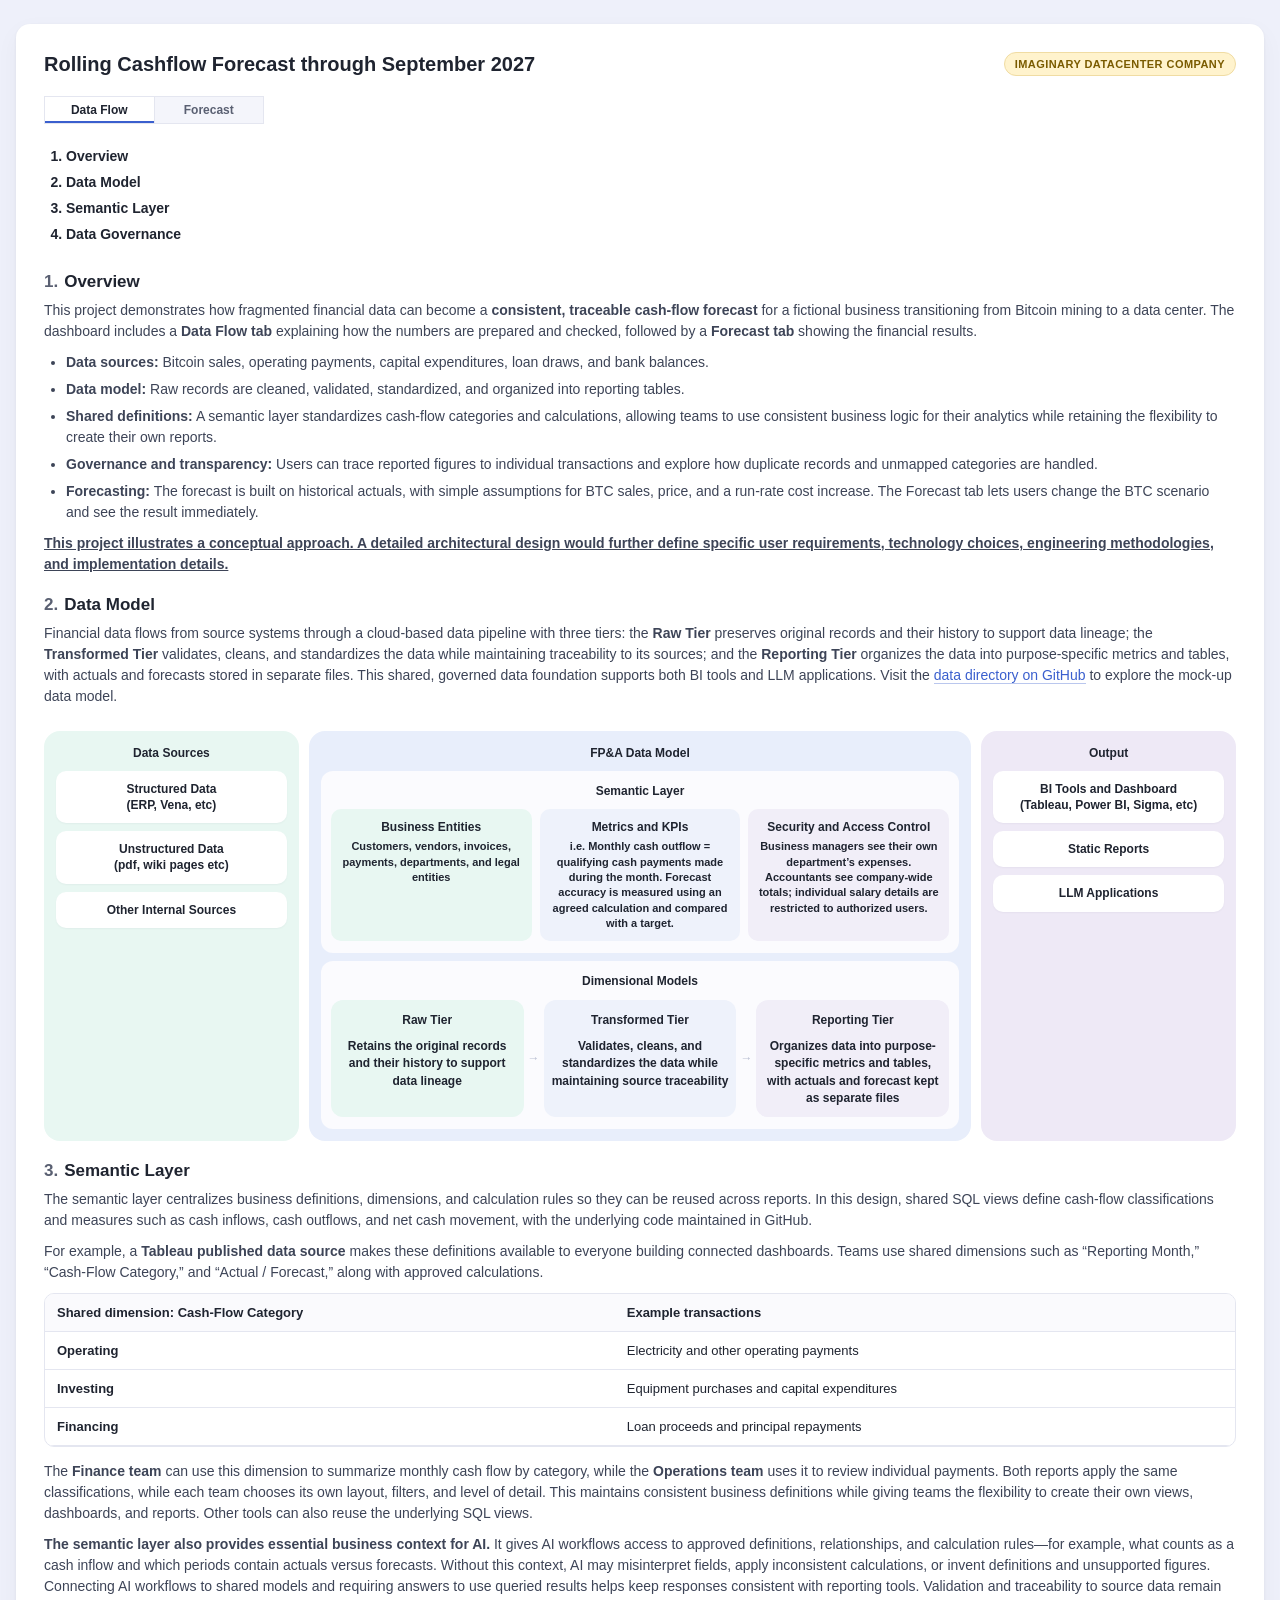
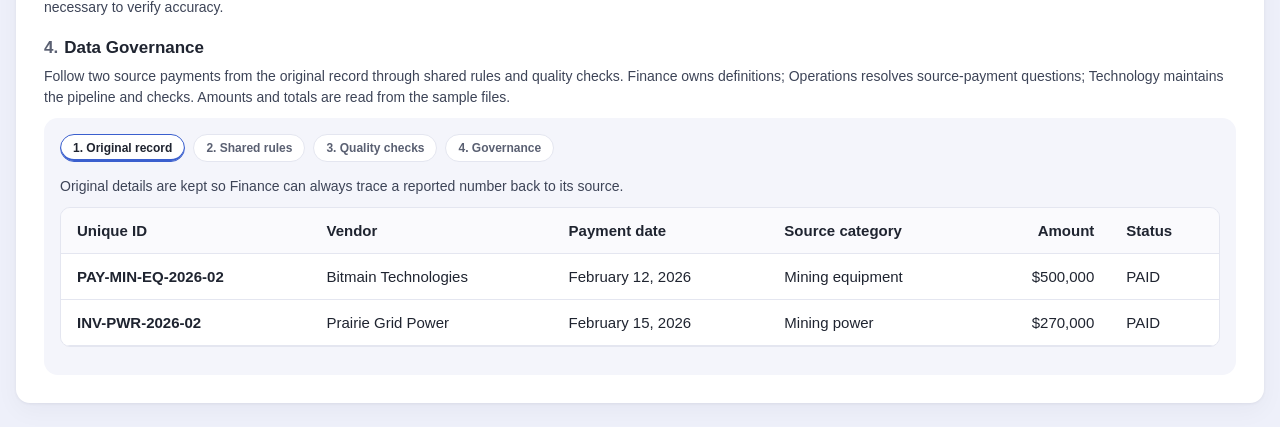
<file: cashflow-forecast.html>
<!DOCTYPE html>
<html lang="en">
<head>
<meta charset="UTF-8" />
<meta name="viewport" content="width=device-width, initial-scale=1.0" />
<title>Cash Flow Forecast (Illustrative)</title>
<style>
  :root {
    --bg: #eef0fa;
    --card-bg: #ffffff;
    --ink: #1f2430;
    --ink-soft: #5a6072;
    --border: #e4e6f0;
    --panel-bg: #f4f5fb;
    --blue-line: #3a5fce;
    --net-line: #6a5ab8;
    --cat-operating: #63c9ae;
    --cat-investing: #93b5ea;
    --cat-financing: #bda9e0;
    --red-ink: #b3283d;
    --pos-bg: #d8f3e1;
    --pos-ink: #1f7a45;
    --neg-bg: #f8d4d2;
    --neg-ink: #c13b3b;
    --radius: 14px;
  }

  * { box-sizing: border-box; }

  body {
    margin: 0;
    padding: 24px 16px;
    background: var(--bg);
    font-family: -apple-system, BlinkMacSystemFont, "Segoe UI", Roboto, Helvetica, Arial, sans-serif;
    color: var(--ink);
  }

  .page {
    max-width: 1440px;
    margin: 0 auto;
  }

  .dashboard-card {
    background: var(--card-bg);
    border-radius: var(--radius);
    padding: 28px;
    box-shadow: 0 1px 3px rgba(20, 24, 40, 0.06), 0 8px 24px rgba(20, 24, 40, 0.04);
  }

  header.dash-header {
    display: flex;
    flex-wrap: wrap;
    justify-content: space-between;
    align-items: center;
    gap: 12px;
    margin-bottom: 20px;
  }

  header.dash-header h1 {
    font-size: 20px;
    margin: 0;
    font-weight: 700;
  }

  .illustrative-badge {
    background: #fff3cd;
    color: #7a5b00;
    border: 1px solid #f0dca3;
    font-size: 11px;
    font-weight: 700;
    letter-spacing: 0.04em;
    text-transform: uppercase;
    padding: 5px 10px;
    border-radius: 999px;
    white-space: nowrap;
  }

  /* --- chart --- */
  .chart-section {
    margin-bottom: 12px;
  }

  .forecast-layout {
    display: flex;
    flex-direction: column;
    gap: 16px;
  }

  .mining-assumption {
    display: flex;
    width: 100%;
    margin: -10px 0 0 0;
    padding: 0;
    background: none;
  }

  .mining-fields {
    display: flex;
    flex-direction: column;
    align-items: flex-start;
    width: 100%;
    gap: 4px;
    padding: 8px 12px;
    background: var(--panel-bg);
    border-radius: 10px;
  }

  .mining-scenario {
    font-size: 13px;
    font-weight: 700;
    color: var(--ink);
  }

  .mining-controls {
    display: flex;
    flex-wrap: wrap;
    align-items: center;
    justify-content: flex-start;
    gap: 8px 12px;
  }

  .mining-assumption label {
    display: flex;
    flex-direction: row;
    align-items: center;
    gap: 6px;
    font-size: 13px;
    font-weight: 600;
    color: var(--ink);
  }

  .mining-assumption input {
    width: 110px;
    padding: 4px 8px;
    border: 1px solid var(--border);
    border-radius: 8px;
    font: inherit;
    font-size: 14px;
    font-weight: 400;
    color: var(--ink);
  }

  .chart-wrap {
    width: 100%;
    overflow-x: auto;
  }

  svg.chart-svg {
    width: 100%;
    height: auto;
    min-width: 560px;
    display: block;
  }

  .legend {
    display: flex;
    flex-wrap: wrap;
    gap: 18px;
    justify-content: center;
    margin-top: 2px;
    font-size: 12px;
    color: var(--ink-soft);
  }

  .legend .item { display: flex; align-items: center; gap: 6px; }

  .legend .swatch { width: 14px; height: 10px; border-radius: 2px; display: inline-block; }
  .legend .swatch.line { width: 18px; height: 0; border-top: 2px dashed var(--net-line); }

  /* --- table --- */
  .table-heading {
    display: flex;
    flex-wrap: wrap;
    align-items: baseline;
    gap: 4px 16px;
    margin: 0 0 8px 0;
  }

  .table-section h2 {
    font-size: 17px;
    margin: 0;
  }

  .table-wrap {
    overflow-x: auto;
    border: 1px solid var(--border);
    border-radius: 10px;
  }

  table.detail-table {
    border-collapse: collapse;
    width: 100%;
    min-width: 760px;
    font-size: 14px;
  }

  table.detail-table th, table.detail-table td {
    padding: 8.5px 14px;
    text-align: right;
    white-space: nowrap;
    border-bottom: 1px solid var(--border);
  }

  table.detail-table th:first-child, table.detail-table td:first-child {
    text-align: left;
    position: sticky;
    left: 0;
    background: #fff;
    font-weight: 600;
    color: var(--ink-soft);
  }

  table.detail-table thead th {
    background: #fafafd;
    font-weight: 700;
    color: var(--ink);
  }

  table.detail-table thead th:first-child { background: #fafafd; }

  table.detail-table thead th .fcst-mark {
    display: block;
    margin-top: 2px;
    font-size: 10px;
    font-weight: 600;
    color: var(--ink-soft);
  }

  table.detail-table thead th.th-forecast {
    background: #e8ebf4;
  }

  table.detail-table tbody tr:last-child td { border-bottom: none; }

  table.detail-table tr.row-parent td:first-child {
    cursor: pointer;
    user-select: none;
  }

  table.detail-table tr.row-parent:hover td:first-child { color: var(--ink); }

  table.detail-table td.cell-heat-neg {
    background: var(--neg-bg);
    color: var(--neg-ink);
  }

  table.detail-table td.cell-click {
    cursor: pointer;
    text-decoration: underline;
    text-decoration-style: dotted;
    text-underline-offset: 3px;
  }
  table.detail-table td.cell-click:hover { color: var(--blue-line); }

  .txn-tip {
    position: fixed;
    z-index: 30;
    background: #fff;
    border: 1px solid var(--border);
    border-radius: 10px;
    box-shadow: 0 8px 24px rgba(20, 24, 40, 0.12);
    padding: 10px 12px 8px;
    pointer-events: auto;
    max-width: min(720px, calc(100vw - 16px));
  }

  .txn-tip h3 {
    font-size: 13px;
    margin: 0 0 8px 0;
  }

  .txn-tip .txn-empty {
    margin: 0;
    font-size: 12px;
    color: var(--ink-soft);
  }

  .caret {
    display: inline-block;
    width: 10px;
    margin-right: 4px;
    color: var(--ink-soft);
    font-size: 10px;
  }

  table.detail-table tr.row-activity td {
    background: #f7f8fc;
    font-weight: 500;
    color: var(--ink-soft);
  }

  table.detail-table tr.row-activity td:first-child {
    background: #f7f8fc;
    padding-left: 28px;
    cursor: pointer;
    user-select: none;
    font-weight: 600;
  }

  table.detail-table tr.row-activity:hover td:first-child { color: var(--ink); }

  table.detail-table tr.row-sub td {
    background: #fbfbff;
    font-weight: 400;
    color: var(--ink-soft);
  }

  table.detail-table tr.row-sub td:first-child {
    background: #fbfbff;
    padding-left: 52px;
    font-weight: 500;
  }

  .cat-dot {
    display: inline-block;
    width: 8px;
    height: 8px;
    border-radius: 50%;
    margin-right: 6px;
    vertical-align: middle;
  }

  .load-error {
    color: var(--red-ink);
    font-size: 14px;
    margin: 0 0 16px 0;
  }

  .validate-status {
    font-size: 13px;
    margin: 0;
    color: var(--ink-soft);
  }

  .validate-status.is-fail { color: var(--red-ink); }

  .tabs {
    display: inline-flex;
    width: auto;
    min-width: 220px;
    gap: 0;
    margin-bottom: 20px;
    border: 1px solid var(--border);
    border-radius: 0;
    overflow: hidden;
    background: var(--panel-bg);
  }

  .tab {
    appearance: none;
    flex: 1 1 0;
    min-width: 0;
    border: none;
    border-right: 1px solid var(--border);
    background: var(--panel-bg);
    padding: 6px 12px;
    font-family: inherit;
    font-size: 12px;
    font-weight: 600;
    color: var(--ink-soft);
    cursor: pointer;
    text-align: center;
    white-space: nowrap;
  }

  .tab:last-child { border-right: none; }

  .tab:hover {
    color: var(--ink);
    background: #fff;
  }

  .tab[aria-selected="true"] {
    color: var(--ink);
    background: #fff;
    font-weight: 700;
    box-shadow: inset 0 -2px 0 var(--blue-line);
  }

  .tab:focus-visible {
    outline: 2px solid var(--blue-line);
    outline-offset: -2px;
  }

  .pipeline {
    position: relative;
    margin: 24px auto 16px auto;
    width: 100%;
    max-width: 1200px;
    font-family: inherit;
    font-size: 12px;
    font-weight: 600;
    color: var(--ink);
    line-height: 1.35;
  }
  .pipeline-sr {
    position: absolute;
    width: 1px;
    height: 1px;
    overflow: hidden;
    clip: rect(0, 0, 0, 0);
  }
  .pipe-board {
    display: grid;
    grid-template-columns: minmax(160px, 1fr) minmax(320px, 2.6fr) minmax(160px, 1fr);
    gap: 10px;
    align-items: stretch;
  }
  .pipe-panel {
    border-radius: 16px;
    padding: 14px 12px 12px;
    display: flex;
    flex-direction: column;
    min-width: 0;
  }
  .pipe-panel-src { background: #e8f7f2; }
  .pipe-panel-model { background: #e8eefb; }
  .pipe-panel-out { background: #eee9f6; }
  .pipe-panel-title,
  .pipe-box-title,
  .pipe-col h3 {
    margin: 0 0 10px 0;
    text-align: center;
    font-size: 12px;
    font-weight: 700;
    color: var(--ink);
    font-family: inherit;
  }
  .pipe-blurb {
    margin: 0;
    text-align: center;
    font-size: 12px;
    font-weight: 600;
    font-family: inherit;
    color: var(--ink);
    line-height: 1.45;
  }
  .pipe-stack {
    list-style: none;
    margin: 0;
    padding: 0;
    display: flex;
    flex-direction: column;
    gap: 8px;
    flex: 1;
  }
  .pipe-stack li {
    background: #ffffff;
    border-radius: 10px;
    padding: 10px 8px;
    text-align: center;
    font-size: 12px;
    font-weight: 600;
    font-family: inherit;
    color: var(--ink);
    line-height: 1.35;
    box-shadow: 0 1px 2px rgba(20, 24, 40, 0.04);
  }
  .pipe-model {
    flex: 1;
    display: flex;
    flex-direction: column;
    gap: 8px;
    min-width: 0;
  }
  .pipe-box {
    background: #fbfbfe;
    border-radius: 12px;
    padding: 12px 10px;
    min-width: 0;
  }
  .pipe-sem-row {
    list-style: none;
    margin: 10px 0 0 0;
    padding: 0;
    display: grid;
    grid-template-columns: repeat(3, 1fr);
    gap: 8px;
  }
  .pipe-sem-row li {
    border-radius: 10px;
    padding: 10px 8px;
    text-align: center;
    font-size: 12px;
    font-weight: 700;
    font-family: inherit;
    color: var(--ink);
    line-height: 1.35;
  }
  .pipe-sem-row li:nth-child(1) { background: #e8f7f2; }
  .pipe-sem-row li:nth-child(2) { background: #eef2fb; }
  .pipe-sem-row li:nth-child(3) { background: #f1eef8; }
  .pipe-sem-row li span {
    display: block;
    margin-top: 4px;
    font-size: 11px;
    font-weight: 600;
    line-height: 1.4;
  }
  .pipe-inner {
    flex: 1;
    background: #fbfbfe;
    border-radius: 12px;
    padding: 10px;
    display: grid;
    grid-template-columns: 1fr auto 1fr auto 1fr;
    gap: 0;
    align-items: stretch;
    min-width: 0;
  }
  .pipe-box .pipe-inner {
    flex: none;
    background: transparent;
    padding: 0;
    margin-top: 10px;
  }
  .pipe-col {
    min-width: 0;
    height: 100%;
    border-radius: 12px;
    padding: 12px 8px 10px;
  }
  .pipe-col-raw { background: #e8f7f2; }
  .pipe-col-xf { background: #eef2fb; }
  .pipe-col-rpt { background: #f1eef8; }
  .pipe-h-arrow {
    display: flex;
    align-items: center;
    justify-content: center;
    color: #b7bdd0;
    font-size: 12px;
    font-weight: 600;
    padding: 0 4px;
  }
  @media (max-width: 720px) {
    .pipe-board { grid-template-columns: 1fr; }
    .pipe-inner { grid-template-columns: 1fr; }
    .pipe-sem-row { grid-template-columns: 1fr; }
    .pipe-h-arrow { transform: rotate(90deg); padding: 6px 0; }
  }
  .process-lead {
    font-size: 14px;
    color: #3d4457;
    margin: 0 0 10px 0;
    line-height: 1.5;
  }

  .process-lead:last-child { margin-bottom: 0; }

  .process-underline { text-decoration: underline; }

  .process-points {
    margin: 0 0 10px 0;
    padding-left: 22px;
    font-size: 14px;
    color: #3d4457;
    line-height: 1.5;
  }

  .process-points li { margin: 0 0 6px 0; }
  .process-points li:last-child { margin-bottom: 0; }

  .process-lead a {
    color: var(--blue-line);
    text-decoration: none;
    border-bottom: 1px solid rgba(58, 95, 206, 0.35);
  }

  .process-lead a:hover { border-bottom-color: var(--blue-line); }

  .process-section h2 {
    font-size: 17px;
    margin: 20px 0 8px 0;
  }

  .process-section:first-child h2 { margin-top: 8px; }

  .process-outline {
    margin: 0 0 24px 0;
    padding-left: 22px;
    font-size: 14px;
    font-weight: 600;
    line-height: 1.85;
    color: var(--ink);
  }

  .process-section h2 .sec-num {
    color: var(--ink-soft);
    font-weight: 600;
    margin-right: 6px;
  }

  table.process-map {
    border-collapse: collapse;
    width: 100%;
    min-width: 640px;
    font-size: 13px;
  }

  table.process-map th, table.process-map td {
    padding: 11px 12px;
    text-align: left;
    border-bottom: 1px solid var(--border);
    vertical-align: top;
  }

  table.process-map thead th {
    background: #fafafd;
    font-weight: 700;
  }

  table.process-map td:first-child { font-weight: 600; white-space: nowrap; }

  table.source-table {
    border-collapse: collapse;
    width: 100%;
    font-size: 12px;
  }
  table.source-table th, table.source-table td {
    padding: 8px 10px;
    text-align: left;
    border-bottom: 1px solid var(--border);
    white-space: nowrap;
    vertical-align: top;
  }
  table.source-table thead th {
    background: #fafafd;
    font-weight: 700;
  }
  table.source-table td.num,
  table.source-table th.num { text-align: right; font-variant-numeric: tabular-nums; }

  @media (max-width: 640px) {
    .dashboard-card { padding: 16px; }
    header.dash-header h1 { font-size: 17px; }
  }
</style>
<link rel="stylesheet" href="walkthrough.css" />
</head>
<body>
<div class="page">
  <div class="dashboard-card">

    <header class="dash-header">
      <h1>Rolling Cashflow Forecast through September 2027</h1>
      <span class="illustrative-badge">Imaginary Datacenter Company</span>
    </header>
    <p class="load-error" id="loadError" hidden></p>

    <div class="tabs" role="tablist" aria-label="Report views">
      <button class="tab" type="button" role="tab" id="tab-process" aria-controls="panel-process" aria-selected="true">Data Flow</button>
      <button class="tab" type="button" role="tab" id="tab-forecast" aria-controls="panel-forecast" aria-selected="false">Forecast</button>
    </div>

    <div id="panel-forecast" role="tabpanel" aria-labelledby="tab-forecast" hidden>

    <div class="forecast-layout">
    <form class="mining-assumption" id="miningAssumption">
      <div class="mining-fields">
        <span class="mining-scenario">Scenario Modeling</span>
        <div class="mining-controls">
          <label>BTC Sold:
            <input id="miningBtc" type="number" min="0" step="1" value="4" inputmode="numeric">
          </label>
          <label>BTC Price:
            <input id="miningPrice" type="number" min="0" step="1" value="100000" inputmode="decimal">
          </label>
        </div>
      </div>
    </form>

    <section class="chart-section">
      <div class="chart-wrap">
        <svg class="chart-svg" id="chartSvg" viewBox="0 0 1180 211" xmlns="http://www.w3.org/2000/svg"></svg>
      </div>
      <div class="legend">
        <span class="item"><span class="swatch" style="background:var(--cat-operating)"></span>Operating Activities</span>
        <span class="item"><span class="swatch" style="background:var(--cat-investing)"></span>Investing Activities</span>
        <span class="item"><span class="swatch" style="background:var(--cat-financing)"></span>Financing Activities</span>
        <span class="item"><span class="swatch line"></span>Net Cash Flow</span>
      </div>
    </section>
    </div>

    <section class="table-section">
      <div class="table-heading">
        <h2>Monthly Detail</h2>
        <p id="validateStatus" class="validate-status" hidden></p>
      </div>
      <div class="table-wrap">
        <table class="detail-table">
          <thead><tr id="tableHeadRow"><th>&nbsp;</th></tr></thead>
          <tbody id="tableBody"></tbody>
        </table>
      </div>
    </section>

    </div>

    <div id="panel-process" role="tabpanel" aria-labelledby="tab-process">
      <ol class="process-outline">
        <li>Overview</li>
        <li>Data Model</li>
        <li>Semantic Layer</li>
        <li>Data Governance</li>
      </ol>

      <section class="process-section" id="proc-overview">
        <h2><span class="sec-num">1.</span>Overview</h2>
        <p class="process-lead">This project demonstrates how fragmented financial data can become a <strong>consistent, traceable cash-flow forecast</strong> for a fictional business transitioning from Bitcoin mining to a data center. The dashboard includes a <strong>Data Flow tab</strong> explaining how the numbers are prepared and checked, followed by a <strong>Forecast tab</strong> showing the financial results.</p>
        <ul class="process-points">
          <li><strong>Data sources:</strong> Bitcoin sales, operating payments, capital expenditures, loan draws, and bank balances.</li>
          <li><strong>Data model:</strong> Raw records are cleaned, validated, standardized, and organized into reporting tables.</li>
          <li><strong>Shared definitions:</strong> A semantic layer standardizes cash-flow categories and calculations, allowing teams to use consistent business logic for their analytics while retaining the flexibility to create their own reports.</li>
          <li><strong>Governance and transparency:</strong> Users can trace reported figures to individual transactions and explore how duplicate records and unmapped categories are handled.</li>
          <li><strong>Forecasting:</strong> The forecast is built on historical actuals, with simple assumptions for BTC sales, price, and a run-rate cost increase. The Forecast tab lets users change the BTC scenario and see the result immediately.</li>
        </ul>
        <p class="process-lead process-underline"><strong>This project illustrates a conceptual approach. A detailed architectural design would further define specific user requirements, technology choices, engineering methodologies, and implementation details.</strong></p>
      </section>

      <section class="process-section" id="proc-model">
        <h2><span class="sec-num">2.</span>Data Model</h2>
        <p class="process-lead">Financial data flows from source systems through a cloud-based data pipeline with three tiers: the <strong>Raw Tier</strong> preserves original records and their history to support data lineage; the <strong>Transformed Tier</strong> validates, cleans, and standardizes the data while maintaining traceability to its sources; and the <strong>Reporting Tier</strong> organizes the data into purpose-specific metrics and tables, with actuals and forecasts stored in separate files. This shared, governed data foundation supports both BI tools and LLM applications. Visit the <a href="https://github.com/janebugai/rolling-cashflow-forecast/tree/main/data" target="_blank" rel="noopener">data directory on GitHub</a> to explore the mock-up data model.</p>
        <div class="pipeline" role="img" aria-labelledby="pipelineTitle">
          <p id="pipelineTitle" class="pipeline-sr">Data sources feed the FP&amp;A data model, which feeds output</p>
          <div class="pipe-board">
            <div class="pipe-panel pipe-panel-src">
              <p class="pipe-panel-title">Data Sources</p>
              <ul class="pipe-stack">
                <li>Structured Data<br>(ERP, Vena, etc)</li>
                <li>Unstructured Data<br>(pdf, wiki pages etc)</li>
                <li>Other Internal Sources</li>
              </ul>
            </div>
            <div class="pipe-panel pipe-panel-model">
              <p class="pipe-panel-title">FP&amp;A Data Model</p>
              <div class="pipe-model">
                <div class="pipe-box">
                  <p class="pipe-box-title">Semantic Layer</p>
                  <ul class="pipe-sem-row">
                    <li>Business Entities<span>Customers, vendors, invoices, payments, departments, and legal entities</span></li>
                    <li>Metrics and KPIs<span>i.e. Monthly cash outflow = qualifying cash payments made during the month. Forecast accuracy is measured using an agreed calculation and compared with a target.</span></li>
                    <li>Security and Access Control<span>Business managers see their own department’s expenses. Accountants see company-wide totals; individual salary details are restricted to authorized users.</span></li>
                  </ul>
                </div>
                <div class="pipe-box">
                  <p class="pipe-box-title">Dimensional Models</p>
                  <div class="pipe-inner">
                    <div class="pipe-col pipe-col-raw">
                      <h3>Raw Tier</h3>
                      <p class="pipe-blurb">Retains the original records and their history to support data lineage</p>
                    </div>
                    <div class="pipe-h-arrow" aria-hidden="true">→</div>
                    <div class="pipe-col pipe-col-xf">
                      <h3>Transformed Tier</h3>
                      <p class="pipe-blurb">Validates, cleans, and standardizes the data while maintaining source traceability</p>
                    </div>
                    <div class="pipe-h-arrow" aria-hidden="true">→</div>
                    <div class="pipe-col pipe-col-rpt">
                      <h3>Reporting Tier</h3>
                      <p class="pipe-blurb">Organizes data into purpose-specific metrics and tables, with actuals and forecast kept as separate files</p>
                    </div>
                  </div>
                </div>
              </div>
            </div>
            <div class="pipe-panel pipe-panel-out">
              <p class="pipe-panel-title">Output</p>
              <ul class="pipe-stack">
                <li>BI Tools and Dashboard<br>(Tableau, Power BI, Sigma, etc)</li>
                <li>Static Reports</li>
                <li>LLM Applications</li>
              </ul>
            </div>
          </div>
        </div>
      </section>

      <section class="process-section" id="proc-semantic">
        <h2><span class="sec-num">3.</span>Semantic Layer</h2>
        <p class="process-lead">The semantic layer centralizes business definitions, dimensions, and calculation rules so they can be reused across reports. In this design, shared SQL views define cash-flow classifications and measures such as cash inflows, cash outflows, and net cash movement, with the underlying code maintained in GitHub.</p>
        <p class="process-lead">For example, a <strong>Tableau published data source</strong> makes these definitions available to everyone building connected dashboards. Teams use shared dimensions such as “Reporting Month,” “Cash-Flow Category,” and “Actual / Forecast,” along with approved calculations.</p>
        <div class="table-wrap">
          <table class="process-map">
            <thead>
              <tr>
                <th>Shared dimension: Cash-Flow Category</th>
                <th>Example transactions</th>
              </tr>
            </thead>
            <tbody>
              <tr>
                <td>Operating</td>
                <td>Electricity and other operating payments</td>
              </tr>
              <tr>
                <td>Investing</td>
                <td>Equipment purchases and capital expenditures</td>
              </tr>
              <tr>
                <td>Financing</td>
                <td>Loan proceeds and principal repayments</td>
              </tr>
            </tbody>
          </table>
        </div>
        <p class="process-lead" style="margin-top:14px">The <strong>Finance team</strong> can use this dimension to summarize monthly cash flow by category, while the <strong>Operations team</strong> uses it to review individual payments. Both reports apply the same classifications, while each team chooses its own layout, filters, and level of detail. This maintains consistent business definitions while giving teams the flexibility to create their own views, dashboards, and reports. Other tools can also reuse the underlying SQL views.</p>
        <p class="process-lead"><strong>The semantic layer also provides essential business context for AI.</strong> It gives AI workflows access to approved definitions, relationships, and calculation rules—for example, what counts as a cash inflow and which periods contain actuals versus forecasts. Without this context, AI may misinterpret fields, apply inconsistent calculations, or invent definitions and unsupported figures. Connecting AI workflows to shared models and requiring answers to use queried results helps keep responses consistent with reporting tools. Validation and traceability to source data remain necessary to verify accuracy.</p>
      </section>

      <section class="process-section" id="proc-reporting">
        <h2><span class="sec-num">4.</span>Data Governance</h2>
        <p class="process-lead">Follow two source payments from the original record through shared rules and quality checks. Finance owns definitions; Operations resolves source-payment questions; Technology maintains the pipeline and checks. Amounts and totals are read from the sample files.</p>
        <div class="walkthrough" id="governance-walkthrough">
          <p class="process-lead wt-loading" id="wt-loading">Loading the sample payment…</p>
          <div id="wt-app" hidden>
            <div class="wt-steps" role="tablist" aria-label="Data governance steps">
              <button type="button" class="wt-step" role="tab" id="wt-tab-1" aria-controls="wt-panel-1" aria-selected="true">1. Original record</button>
              <button type="button" class="wt-step" role="tab" id="wt-tab-2" aria-controls="wt-panel-2" aria-selected="false" tabindex="-1">2. Shared rules</button>
              <button type="button" class="wt-step" role="tab" id="wt-tab-3" aria-controls="wt-panel-3" aria-selected="false" tabindex="-1">3. Quality checks</button>
              <button type="button" class="wt-step" role="tab" id="wt-tab-4" aria-controls="wt-panel-4" aria-selected="false" tabindex="-1">4. Governance</button>
            </div>
            <div>
              <div class="wt-panel" role="tabpanel" id="wt-panel-1" aria-labelledby="wt-tab-1"></div>
              <div class="wt-panel" role="tabpanel" id="wt-panel-2" aria-labelledby="wt-tab-2" hidden></div>
              <div class="wt-panel" role="tabpanel" id="wt-panel-3" aria-labelledby="wt-tab-3" hidden></div>
              <div class="wt-panel" role="tabpanel" id="wt-panel-4" aria-labelledby="wt-tab-4" hidden></div>
            </div>
          </div>
        </div>
      </section>
    </div>

  </div>
</div>
<div id="txnTip" class="txn-tip" hidden></div>

<script>
/* Report logic. Monthly actuals load from the reporting-tier CSV mart. */

const REPORTING_DIR = "data/reporting/";
const TRANSFORMED_DIR = "data/transformed/";
const MONTH_NAMES = ["Jan","Feb","Mar","Apr","May","Jun","Jul","Aug","Sep","Oct","Nov","Dec"];
const CASH_FLOW_CATEGORIES = [
  { label: "Operating Activities", color: "var(--cat-operating)", inflowKey: "operatingInflow", outflowKey: "operatingOutflow" },
  { label: "Investing Activities", color: "var(--cat-investing)", inflowKey: "investingInflow", outflowKey: "investingOutflow" },
  { label: "Financing Activities", color: "var(--cat-financing)", inflowKey: "financingInflow", outflowKey: "financingOutflow" }
];
const STATEMENT_SECTIONS = [
  {
    id: "operating",
    label: "Operating",
    color: "var(--cat-operating)",
    netKey: "netOperating",
    activities: [
      { id: "operating-mining", label: "Bitcoin mining operations", lines: ["Mining cash received", "Mining power paid"] },
      { id: "operating-corporate", label: "Corporate operations", lines: ["Overhead paid"] }
    ]
  },
  {
    id: "investing",
    label: "Investing",
    color: "var(--cat-investing)",
    netKey: "netInvesting",
    activities: [
      { id: "investing-mining", label: "Bitcoin mining operations", lines: ["Mining equipment paid"] },
      { id: "investing-datacenter", label: "Data center expansion", lines: ["Data center buildout paid"] }
    ]
  },
  {
    id: "financing",
    label: "Financing",
    color: "var(--cat-financing)",
    netKey: "netFinancing",
    activities: [
      { id: "financing-datacenter", label: "Data center financing", lines: ["Construction loan drawn"] }
    ]
  }
];

const MINING_LINE = "Mining cash received";
const POWER_LINE = "Mining power paid";
const OVERHEAD_LINE = "Overhead paid";
const OVERHEAD_MONTHLY_INCREASE = 10000;
const BUILDOUT_LINE = "Data center buildout paid";
const BUILDOUT_MONTHLY_GROWTH = 1.06;
const RAW_DIR = "data/raw/";

let powerCostPerBtc = 0;

let NUM_MONTHS;
let MONTH_LABELS;
let TRANSACTIONS = [];
let baseForecast = null;
let lastForecast = null;
const sectionExpanded = { operating: true, investing: false, financing: false };
const activityExpanded = {};
STATEMENT_SECTIONS.forEach(section => {
  section.activities.forEach(activity => { activityExpanded[activity.id] = false; });
});
activityExpanded["operating-corporate"] = true;
activityExpanded["operating-mining"] = true;

function monthLabel(iso) {
  const parts = String(iso).split("-");
  return MONTH_NAMES[Number(parts[1]) - 1] + " " + parts[0];
}

function showLoadError(err) {
  const el = document.getElementById("loadError");
  el.hidden = false;
  el.textContent = "Could not load reporting CSVs. From the repo root run python scripts/run_sql.py, then python -m http.server 8000, and open /cashflow-forecast.html. Browsers block fetch() from file://. " + (err && err.message ? err.message : "");
}

function col(rows, key) {
  return rows.map(r => num(r[key]));
}

function lineSeries(lines, months, reportingLine) {
  return months.map(month => {
    const row = lines.find(r => r.reporting_month === month && r.reporting_line === reportingLine);
    return row ? num(row.signed_amount_usd) : 0;
  });
}

function buildForecast(summary, lines, transactions) {
  summary = summary.slice().sort((a, b) => String(a.reporting_month).localeCompare(String(b.reporting_month)));
  summary = summary.filter(r => r.reporting_month >= "2026-09-01" && r.reporting_month <= "2027-09-01");
  const months = summary.map(r => r.reporting_month);
  NUM_MONTHS = months.length;
  MONTH_LABELS = months.map(monthLabel);
  TRANSACTIONS = transactions || [];

  const operatingInflow = col(summary, "mining_cash_received");
  const operatingOutflow = summary.map(r => -(num(r.mining_power_paid) + num(r.overhead_paid)));
  const investingInflow = months.map(() => 0);
  const investingOutflow = summary.map(r => -(num(r.data_center_buildout_paid) + num(r.mining_equipment_paid)));
  const financingInflow = col(summary, "construction_loan_drawn");
  const financingOutflow = months.map(() => 0);
  const inflow = months.map((_, i) => operatingInflow[i] + investingInflow[i] + financingInflow[i]);
  const outflow = months.map((_, i) => operatingOutflow[i] + investingOutflow[i] + financingOutflow[i]);

  const lineValues = {};
  const activityValues = {};
  STATEMENT_SECTIONS.forEach(section => {
    section.activities.forEach(activity => {
      activity.lines.forEach(name => {
        lineValues[name] = lineSeries(lines, months, name);
      });
      activityValues[activity.id] = months.map((_, i) =>
        activity.lines.reduce((sum, name) => sum + lineValues[name][i], 0)
      );
    });
  });

  return {
    months: months,
    operatingInflow: operatingInflow,
    investingInflow: investingInflow,
    financingInflow: financingInflow,
    operatingOutflow: operatingOutflow,
    investingOutflow: investingOutflow,
    financingOutflow: financingOutflow,
    inflow: inflow,
    outflow: outflow,
    net: col(summary, "net_change_in_cash"),
    beginning: col(summary, "beginning_cash"),
    ending: col(summary, "ending_cash"),
    netOperating: col(summary, "net_operating_cash_flow"),
    netInvesting: col(summary, "net_investing_cash_flow"),
    netFinancing: col(summary, "net_financing_cash_flow"),
    lineValues: lineValues,
    activityValues: activityValues,
    isForecast: summary.map(r => r.amount_type === "Forecast")
  };
}

function cloneSeriesMap(source) {
  const copy = {};
  Object.keys(source).forEach(key => { copy[key] = source[key].slice(); });
  return copy;
}

function cloneForecast(forecast) {
  return {
    months: forecast.months.slice(),
    operatingInflow: forecast.operatingInflow.slice(),
    investingInflow: forecast.investingInflow.slice(),
    financingInflow: forecast.financingInflow.slice(),
    operatingOutflow: forecast.operatingOutflow.slice(),
    investingOutflow: forecast.investingOutflow.slice(),
    financingOutflow: forecast.financingOutflow.slice(),
    inflow: forecast.inflow.slice(),
    outflow: forecast.outflow.slice(),
    net: forecast.net.slice(),
    beginning: forecast.beginning.slice(),
    ending: forecast.ending.slice(),
    netOperating: forecast.netOperating.slice(),
    netInvesting: forecast.netInvesting.slice(),
    netFinancing: forecast.netFinancing.slice(),
    lineValues: cloneSeriesMap(forecast.lineValues),
    activityValues: cloneSeriesMap(forecast.activityValues),
    isForecast: forecast.isForecast.slice()
  };
}

function readMiningInputs() {
  const btcText = document.getElementById("miningBtc").value.trim();
  const priceText = document.getElementById("miningPrice").value.trim();
  if (btcText === "" || priceText === "") return null;
  const btc = Math.round(Number(btcText));
  const price = Number(priceText);
  if (!Number.isFinite(btc) || !Number.isFinite(price) || btc < 0 || price < 0) return null;
  return { btc: btc, price: price };
}

function applyOperatingDelta(view, i, delta, direction, activityId) {
  view.activityValues[activityId][i] += delta;
  view.netOperating[i] += delta;
  view.net[i] += delta;
  if (direction === "inflow") {
    view.operatingInflow[i] += delta;
    view.inflow[i] += delta;
    return;
  }
  view.operatingOutflow[i] -= delta;
  view.outflow[i] -= delta;
}

function forecastStepAt(isForecast, index) {
  let step = 0;
  for (let i = 0; i < index; i++) if (isForecast[i]) step += 1;
  return step;
}

function forecastOverhead(baseSigned, step) {
  return -(Math.abs(baseSigned) + (step + 1) * OVERHEAD_MONTHLY_INCREASE);
}

function forecastBuildout(baseSigned, step) {
  return -Math.round(Math.abs(baseSigned) * Math.pow(BUILDOUT_MONTHLY_GROWTH, step + 1));
}

function applyInvestingDelta(view, i, delta, activityId) {
  view.activityValues[activityId][i] += delta;
  view.netInvesting[i] += delta;
  view.net[i] += delta;
  view.investingOutflow[i] -= delta;
  view.outflow[i] -= delta;
}

function forecastMiningPower(btc) {
  return -Math.round(powerCostPerBtc * btc);
}

function applyMiningAssumption(forecast, assumption) {
  const view = cloneForecast(forecast);
  const overheadBase = view.lineValues[OVERHEAD_LINE].find((_, i) => view.isForecast[i]);
  view.isForecast.forEach((isForecast, i) => {
    if (!isForecast || overheadBase === undefined) return;
    const overhead = forecastOverhead(overheadBase, forecastStepAt(view.isForecast, i));
    const overheadDelta = overhead - view.lineValues[OVERHEAD_LINE][i];
    view.lineValues[OVERHEAD_LINE][i] = overhead;
    applyOperatingDelta(view, i, overheadDelta, "outflow", "operating-corporate");
  });
  const buildoutBase = view.lineValues[BUILDOUT_LINE].find((_, i) => view.isForecast[i]);
  view.isForecast.forEach((isForecast, i) => {
    if (!isForecast || buildoutBase === undefined) return;
    const buildout = forecastBuildout(buildoutBase, forecastStepAt(view.isForecast, i));
    const buildoutDelta = buildout - view.lineValues[BUILDOUT_LINE][i];
    view.lineValues[BUILDOUT_LINE][i] = buildout;
    applyInvestingDelta(view, i, buildoutDelta, "investing-datacenter");
  });
  if (assumption) {
    const miningCash = Math.round(assumption.btc * assumption.price);
    const miningPower = forecastMiningPower(assumption.btc);
    view.isForecast.forEach((isForecast, i) => {
      if (!isForecast) return;
      const cashDelta = miningCash - view.lineValues[MINING_LINE][i];
      view.lineValues[MINING_LINE][i] = miningCash;
      applyOperatingDelta(view, i, cashDelta, "inflow", "operating-mining");
      const powerDelta = miningPower - view.lineValues[POWER_LINE][i];
      view.lineValues[POWER_LINE][i] = miningPower;
      applyOperatingDelta(view, i, powerDelta, "outflow", "operating-mining");
    });
  }
  view.ending.forEach((_, i) => {
    if (!view.isForecast[i]) return;
    if (i > 0) view.beginning[i] = view.ending[i - 1];
    view.ending[i] = view.beginning[i] + view.net[i];
  });
  return view;
}

function setPowerCostPerBtc(transactions, sales) {
  const actualMonths = Array.from(new Set(transactions.map(row => row.reporting_month))).sort();
  const recent = new Set(actualMonths.slice(-3).map(month => String(month).slice(0, 7)));
  const power = transactions.reduce((sum, row) => {
    if (row.reporting_line !== POWER_LINE || !recent.has(String(row.reporting_month).slice(0, 7))) return sum;
    return sum + Math.abs(num(row.signed_amount_usd));
  }, 0);
  const btc = sales.reduce((sum, row) => {
    if (String(row.status).toUpperCase() !== "SETTLED" || !recent.has(String(row.settlement_date).slice(0, 7))) return sum;
    return sum + num(row.btc_sold);
  }, 0);
  powerCostPerBtc = btc > 0 ? power / btc : 0;
}

function forecastLineNote(name, i, assumption, value) {
  if (!baseForecast || !baseForecast.isForecast[i]) return "";
  if (name === OVERHEAD_LINE) {
    const base = baseForecast.lineValues[OVERHEAD_LINE][i];
    const step = forecastStepAt(baseForecast.isForecast, i);
    const overhead = forecastOverhead(base, step);
    if (base === overhead) return "";
    return fmtMoney(Math.abs(base)) + " + " + (step + 1) + " × $0.01M = " + fmtMoney(value);
  }
  if (name === BUILDOUT_LINE) {
    const base = baseForecast.lineValues[BUILDOUT_LINE][i];
    const step = forecastStepAt(baseForecast.isForecast, i);
    const buildout = forecastBuildout(base, step);
    if (base === buildout) return "";
    return fmtMoney(Math.abs(base)) + " × 1.06^" + (step + 1) + " = " + fmtMoney(value);
  }
  if (!assumption) return "";
  if (name === MINING_LINE) {
    const miningCash = Math.round(assumption.btc * assumption.price);
    if (baseForecast.lineValues[MINING_LINE][i] === miningCash) return "";
    return assumption.btc + " BTC × $" + assumption.price.toLocaleString("en-US") + " = " + fmtMoney(value);
  }
  if (name === POWER_LINE) {
    const miningPower = forecastMiningPower(assumption.btc);
    if (baseForecast.lineValues[POWER_LINE][i] === miningPower) return "";
    const unitCost = Math.round(powerCostPerBtc);
    return assumption.btc + " BTC × $" + unitCost.toLocaleString("en-US") + " power cost per BTC = " + fmtMoney(value);
  }
  return "";
}

function refreshMiningForecast() {
  if (!baseForecast) return;
  const assumption = readMiningInputs();
  lastForecast = applyMiningAssumption(baseForecast, assumption);
  renderChart(lastForecast);
  renderTable(lastForecast);
}

function fmtMoney(v) {
  const formatted = "$" + (Math.abs(v) / 1e6).toFixed(2) + "M";
  return v < 0 ? "(" + formatted + ")" : formatted;
}

function fmtHeatCell(v) {
  const cls = v < 0 ? ` class="cell-heat-neg"` : "";
  return `<td${cls}>${fmtMoney(v)}</td>`;
}

function fmtCell(v, click) {
  const cls = click ? ` class="cell-click"` : "";
  const data = click
    ? ` data-month="${click.month}" data-line="${escapeHtml(click.line)}"`
      + (click.assumption ? ` data-assumption="${escapeHtml(click.assumption)}"` : "")
    : "";
  return `<td${cls}${data}>${fmtMoney(v)}</td>`;
}

function fmtAxis(v) {
  const m = v / 1e6;
  const sign = m < 0 ? "-" : "";
  return sign + "$" + Math.abs(m).toFixed(0) + "M";
}

function niceNumber(range, round) {
  const exponent = Math.floor(Math.log10(range));
  const fraction = range / Math.pow(10, exponent);
  let niceFraction;
  if (round) {
    if (fraction < 1.5) niceFraction = 1;
    else if (fraction < 3) niceFraction = 2;
    else if (fraction < 7) niceFraction = 5;
    else niceFraction = 10;
  } else {
    if (fraction <= 1) niceFraction = 1;
    else if (fraction <= 2) niceFraction = 2;
    else if (fraction <= 5) niceFraction = 5;
    else niceFraction = 10;
  }
  return niceFraction * Math.pow(10, exponent);
}

function niceTicks(min, max, tickCount) {
  if (min === max) { min -= 1; max += 1; }
  const range = niceNumber(max - min, false);
  const step = niceNumber(range / (tickCount - 1), true);
  const niceMin = Math.floor(min / step) * step;
  const ticks = [];
  for (let t = niceMin; t < max - step * 0.3; t += step) ticks.push(Math.round(t));
  ticks.push(Math.round(max));
  return { min: niceMin, max: max, ticks };
}

function validateAggregates(forecast, summary, lines, transactions) {
  const failures = [];
  function txnSum(pred) {
    return transactions.reduce((sum, row) => pred(row) ? sum + num(row.signed_amount_usd) : sum, 0);
  }
  function same(left, right) {
    return Math.round(left) === Math.round(right);
  }
  lines.forEach(line => {
    const reported = num(line.signed_amount_usd);
    const total = txnSum(row => row.reporting_month === line.reporting_month && row.reporting_line === line.reporting_line);
    if (!same(reported, total)) {
      failures.push(monthLabel(line.reporting_month) + " · " + line.reporting_line + " is " + fmtMoney(reported) + "; its transactions sum to " + fmtMoney(total) + ".");
    }
  });
  STATEMENT_SECTIONS.forEach(section => {
    section.activities.forEach(activity => {
      forecast.months.forEach((month, i) => {
        const reported = forecast.activityValues[activity.id][i];
        const total = txnSum(row =>
          row.reporting_month === month
          && row.cash_flow_section === section.label
          && row.business_activity === activity.label
        );
        if (!same(reported, total)) {
          failures.push(monthLabel(month) + " · " + section.label + " · " + activity.label + " is " + fmtMoney(reported) + "; its transactions sum to " + fmtMoney(total) + ".");
        }
      });
    });
  });
  summary.forEach(row => {
    const month = row.reporting_month;
    const checks = [
      ["Operating", num(row.net_operating_cash_flow), row => row.reporting_month === month && row.cash_flow_section === "Operating"],
      ["Investing", num(row.net_investing_cash_flow), row => row.reporting_month === month && row.cash_flow_section === "Investing"],
      ["Financing", num(row.net_financing_cash_flow), row => row.reporting_month === month && row.cash_flow_section === "Financing"],
      ["Net change in cash", num(row.net_change_in_cash), row => row.reporting_month === month]
    ];
    checks.forEach(check => {
      const total = txnSum(check[2]);
      if (!same(check[1], total)) {
        failures.push(monthLabel(month) + " · " + check[0] + " is " + fmtMoney(check[1]) + "; its transactions sum to " + fmtMoney(total) + ".");
      }
    });
  });
  return failures;
}

function showValidation(failures) {
  const el = document.getElementById("validateStatus");
  if (!failures.length) {
    el.hidden = false;
    el.classList.remove("is-fail");
    el.textContent = "Click a reporting line to drill down to the transactions behind it.";
    return;
  }
  const shown = failures.slice(0, 4);
  const extra = failures.length - shown.length;
  el.hidden = false;
  el.classList.add("is-fail");
  el.textContent = "Validation failed. " + shown.join(" ") + (extra > 0 ? " " + extra + " more mismatches." : "");
}

function renderChart(forecast) {
  const svg = document.getElementById("chartSvg");
  const H = 211;
  const marginLeft = 68, marginRight = 20, marginTop = 26, marginBottom = 32;
  const W = marginLeft + marginRight + NUM_MONTHS * 90;
  const plotW = W - marginLeft - marginRight;
  const plotH = H - marginTop - marginBottom;

  const allValues = [0].concat(forecast.inflow, forecast.outflow.map(v => -v), forecast.net);
  const dataMin = Math.min.apply(null, allValues);
  const dataMax = Math.max.apply(null, allValues);
  const { min: yMin, max: yMax, ticks } = niceTicks(dataMin, dataMax, 6);

  function yFor(v) {
    return marginTop + plotH * (yMax - v) / (yMax - yMin);
  }

  const monthSlot = plotW / NUM_MONTHS;
  const barWidth = monthSlot * 0.5;
  let svgParts = [];

  ticks.forEach(t => {
    const y = yFor(t);
    svgParts.push(`<line x1="${marginLeft}" y1="${y}" x2="${W - marginRight}" y2="${y}" stroke="${t === 0 ? '#cfd2e0' : '#eceef6'}" stroke-width="${t === 0 ? 1.5 : 1}" />`);
    svgParts.push(`<text x="${marginLeft - 10}" y="${y + 4}" text-anchor="end" font-size="11" fill="#8b90a0">${fmtAxis(t)}</text>`);
  });

  for (let i = 0; i < NUM_MONTHS; i++) {
    const x = marginLeft + i * monthSlot + (monthSlot - barWidth) / 2;
    let cumIn = 0;
    CASH_FLOW_CATEGORIES.forEach(cat => {
      const segVal = forecast[cat.inflowKey][i];
      if (segVal > 0) {
        const segTopY = yFor(cumIn + segVal);
        const segBottomY = yFor(cumIn);
        svgParts.push(`<rect x="${x}" y="${segTopY}" width="${barWidth}" height="${segBottomY - segTopY}" fill="${cat.color}"><title>${MONTH_LABELS[i]} ${cat.label} (inflow): ${fmtMoney(segVal)}</title></rect>`);
      }
      cumIn += segVal;
    });
    let cumOut = 0;
    CASH_FLOW_CATEGORIES.forEach(cat => {
      const segVal = forecast[cat.outflowKey][i];
      if (segVal > 0) {
        const segTopY = yFor(-cumOut);
        const segBottomY = yFor(-(cumOut + segVal));
        svgParts.push(`<rect x="${x}" y="${segTopY}" width="${barWidth}" height="${segBottomY - segTopY}" fill="${cat.color}" opacity="0.55"><title>${MONTH_LABELS[i]} ${cat.label} (outflow): ${fmtMoney(-segVal)}</title></rect>`);
      }
      cumOut += segVal;
    });
    if (cumIn > 0) {
      svgParts.push(`<text x="${x + barWidth / 2}" y="${yFor(cumIn) - 6}" text-anchor="middle" font-size="10" font-weight="600" fill="var(--ink-soft)">${fmtMoney(cumIn)}</text>`);
    }
    if (cumOut > 0) {
      svgParts.push(`<text x="${x + barWidth / 2}" y="${yFor(-cumOut) + 14}" text-anchor="middle" font-size="10" font-weight="600" fill="var(--ink-soft)">${fmtMoney(-cumOut)}</text>`);
    }
    svgParts.push(`<text x="${x + barWidth / 2}" y="${H - marginBottom + 16}" text-anchor="middle" font-size="11" fill="#8b90a0">${MONTH_LABELS[i]}</text>`);
  }

  const linePoints = forecast.net.map((v, i) => {
    const x = marginLeft + i * monthSlot + monthSlot / 2;
    return `${x},${yFor(v)}`;
  });
  svgParts.push(`<polyline points="${linePoints.join(" ")}" fill="none" stroke="var(--net-line)" stroke-width="2.5" stroke-dasharray="6,5" />`);
  forecast.net.forEach((v, i) => {
    const x = marginLeft + i * monthSlot + monthSlot / 2;
    svgParts.push(`<circle cx="${x}" cy="${yFor(v)}" r="3.5" fill="var(--net-line)"><title>${MONTH_LABELS[i]} Net Cash Flow: ${fmtMoney(v)}</title></circle>`);
  });

  svg.setAttribute("viewBox", `0 0 ${W} ${H}`);
  svg.style.minWidth = W + "px";
  svg.innerHTML = svgParts.join("\n");
}

let openTxnCell = null;

function hideTxnTip() {
  document.getElementById("txnTip").hidden = true;
  openTxnCell = null;
}

document.addEventListener("click", event => {
  if (!openTxnCell) return;
  if (event.target.closest("#txnTip") || event.target.closest("td.cell-click")) return;
  hideTxnTip();
});

function transactionsForCell(month, line) {
  return TRANSACTIONS.filter(r => r.reporting_month === month && r.reporting_line === line)
    .sort((a, b) => String(a.cash_date).localeCompare(String(b.cash_date)));
}

function showTxnTip(cell) {
  const tip = document.getElementById("txnTip");
  const month = cell.getAttribute("data-month");
  const line = cell.getAttribute("data-line");
  const assumption = cell.getAttribute("data-assumption");
  const rows = transactionsForCell(month, line);
  const title = monthLabel(month) + " · " + line;
  let body;
  if (assumption) {
    body = `<p class="txn-empty">${escapeHtml(assumption)}</p>`;
  } else if (!rows.length) {
    body = `<p class="txn-empty">No source transactions this month.</p>`;
  } else {
    body = `<table class="source-table"><thead><tr><th>transaction_id</th><th>vendor</th><th>cash_date</th><th class="num">signed_amount_usd</th><th>source_file</th></tr></thead><tbody>`
      + rows.map(r => `<tr><td>${escapeHtml(r.transaction_id)}</td><td>${escapeHtml(r.vendor)}</td><td>${escapeHtml(r.cash_date)}</td><td class="num">${fmtMoney(num(r.signed_amount_usd))}</td><td>${escapeHtml(r.source_file)}</td></tr>`).join("")
      + `</tbody></table>`;
  }
  tip.innerHTML = `<h3>${escapeHtml(title)}</h3>${body}`;
  tip.hidden = false;
  const rect = cell.getBoundingClientRect();
  const tipRect = tip.getBoundingClientRect();
  let top = rect.bottom + 8;
  if (top + tipRect.height > window.innerHeight - 8) top = rect.top - tipRect.height - 8;
  let left = Math.min(rect.left, window.innerWidth - tipRect.width - 8);
  tip.style.top = Math.max(8, top) + "px";
  tip.style.left = Math.max(8, left) + "px";
}

function renderTable(forecast) {
  hideTxnTip();
  const headRow = document.getElementById("tableHeadRow");
  headRow.innerHTML = "<th>Row Labels</th>" + MONTH_LABELS.map((label, i) => {
    const forecastMonth = forecast.isForecast[i];
    const mark = forecastMonth ? "Forecast" : "Actuals";
    const cls = forecastMonth ? ` class="th-forecast"` : "";
    return `<th${cls}>${label}<span class="fcst-mark">${mark}</span></th>`;
  }).join("");

  let html = `<tr><td>Beginning cash</td>${forecast.beginning.map(v => fmtCell(v)).join("")}</tr>`;
  STATEMENT_SECTIONS.forEach(section => {
    const expanded = sectionExpanded[section.id];
    const caret = expanded ? "▾" : "▸";
    const netCells = forecast[section.netKey].map(v => fmtCell(v)).join("");
    html += `<tr class="row-parent" data-section="${section.id}"><td><span class="caret">${caret}</span><span class="cat-dot" style="background:${section.color}"></span>${section.label}</td>${netCells}</tr>`;
    if (!expanded) return;
    section.activities.forEach(activity => {
      const activityOpen = activityExpanded[activity.id] !== false;
      const activityCaret = activityOpen ? "▾" : "▸";
      const activityCells = forecast.activityValues[activity.id].map(v => fmtCell(v)).join("");
      html += `<tr class="row-activity" data-activity="${activity.id}"><td><span class="caret">${activityCaret}</span>${escapeHtml(activity.label)}</td>${activityCells}</tr>`;
      if (!activityOpen) return;
      const assumption = readMiningInputs();
      activity.lines.forEach(name => {
        const cells = forecast.lineValues[name].map((v, i) => {
          return fmtCell(v, { month: forecast.months[i], line: name, assumption: forecastLineNote(name, i, assumption, v) });
        }).join("");
        html += `<tr class="row-sub"><td>${escapeHtml(name)}</td>${cells}</tr>`;
      });
    });
  });
  html += `<tr><td>Net change in cash</td>${forecast.net.map(v => fmtHeatCell(v)).join("")}</tr>`;
  html += `<tr><td>Ending cash</td>${forecast.ending.map(v => fmtHeatCell(v)).join("")}</tr>`;

  const body = document.getElementById("tableBody");
  body.innerHTML = html;

  body.querySelectorAll("tr.row-parent").forEach(row => {
    row.addEventListener("click", () => {
      const id = row.getAttribute("data-section");
      sectionExpanded[id] = !sectionExpanded[id];
      renderTable(lastForecast);
    });
  });
  body.querySelectorAll("tr.row-activity").forEach(row => {
    row.addEventListener("click", () => {
      const id = row.getAttribute("data-activity");
      activityExpanded[id] = !activityExpanded[id];
      renderTable(lastForecast);
    });
  });
  body.querySelectorAll("td.cell-click").forEach(cell => {
    cell.addEventListener("click", () => {
      if (openTxnCell === cell) {
        hideTxnTip();
        return;
      }
      showTxnTip(cell);
      openTxnCell = cell;
    });
  });
}

function parseCSV(text) {
  const rows = [];
  let row = [];
  let cell = "";
  let i = 0;
  let inQuotes = false;
  const src = text.replace(/^\uFEFF/, "");
  while (i < src.length) {
    const ch = src[i];
    if (inQuotes) {
      if (ch === '"') {
        if (src[i + 1] === '"') { cell += '"'; i += 2; continue; }
        inQuotes = false;
        i += 1;
        continue;
      }
      cell += ch;
      i += 1;
      continue;
    }
    if (ch === '"') { inQuotes = true; i += 1; continue; }
    if (ch === ",") { row.push(cell); cell = ""; i += 1; continue; }
    if (ch === "\r") { i += 1; continue; }
    if (ch === "\n") { row.push(cell); rows.push(row); row = []; cell = ""; i += 1; continue; }
    cell += ch;
    i += 1;
  }
  if (cell.length || row.length) { row.push(cell); rows.push(row); }
  if (!rows.length) return [];
  const headers = rows[0];
  return rows.slice(1).filter(r => r.some(v => String(v).trim() !== "")).map(r => {
    const obj = {};
    headers.forEach((h, idx) => { obj[h] = r[idx] !== undefined ? r[idx] : ""; });
    return obj;
  });
}

function fetchCsv(path) {
  return fetch(path, { cache: "no-store" }).then(res => {
    if (!res.ok) throw new Error(path + " HTTP " + res.status);
    return res.text().then(parseCSV);
  });
}

function num(v) {
  const n = Number(v);
  return Number.isFinite(n) ? n : 0;
}

function loadReportingMart() {
  return Promise.all([
    fetchCsv(REPORTING_DIR + "actual_cash_summary.csv"),
    fetchCsv(REPORTING_DIR + "forecast_cash_summary.csv"),
    fetchCsv(REPORTING_DIR + "actual_cash_flow_lines.csv"),
    fetchCsv(REPORTING_DIR + "forecast_cash_flow_lines.csv"),
    fetchCsv(TRANSFORMED_DIR + "cash_transactions.csv"),
    fetchCsv(TRANSFORMED_DIR + "forecast_transactions.csv"),
    fetchCsv(RAW_DIR + "bitcoin_sales.csv")
  ]).then(([actualSummary, forecastSummary, actualLines, forecastLines, actuals, forecastTxns, sales]) => {
    const summary = actualSummary.concat(forecastSummary);
    const lines = actualLines.concat(forecastLines);
    const transactions = actuals.concat(forecastTxns);
    setPowerCostPerBtc(actuals, sales);
    baseForecast = buildForecast(summary, lines, transactions);
    showValidation(validateAggregates(baseForecast, summary, lines, transactions));
    refreshMiningForecast();
  });
}

loadReportingMart().catch(showLoadError);

function escapeHtml(value) {
  return String(value)
    .replace(/&/g, "&amp;")
    .replace(/</g, "&lt;")
    .replace(/>/g, "&gt;")
    .replace(/"/g, "&quot;");
}

let selectTab = function () {};
(function initTabs() {
  const tabs = Array.from(document.querySelectorAll(".tabs [role='tab']"));
  selectTab = function (selected) {
    tabs.forEach(tab => {
      const on = tab === selected;
      tab.setAttribute("aria-selected", on ? "true" : "false");
      const panel = document.getElementById(tab.getAttribute("aria-controls"));
      panel.hidden = !on;
    });
    if (selected.id === "tab-forecast" && lastForecast) {
      renderChart(lastForecast);
      renderTable(lastForecast);
    }
  }
  tabs.forEach(tab => {
    tab.addEventListener("click", () => selectTab(tab));
  });
})();

document.querySelector("#panel-forecast .table-wrap").addEventListener("scroll", hideTxnTip);

document.getElementById("miningAssumption").addEventListener("submit", event => event.preventDefault());
document.getElementById("miningAssumption").addEventListener("input", refreshMiningForecast);
</script>
<script src="walkthrough.js"></script>
</body>
</html>
</file>
<file: walkthrough.css>
/* Data governance walkthrough. Uses the report palette defined on :root. */

.walkthrough {
  margin-top: 8px;
  background: var(--panel-bg);
  border-radius: var(--radius);
  padding: 16px;
}

.wt-loading {
  margin: 0;
}

.wt-steps {
  display: flex;
  flex-wrap: wrap;
  gap: 8px;
  margin-bottom: 14px;
}

.wt-step {
  appearance: none;
  border: 1px solid var(--border);
  background: #fff;
  border-radius: 999px;
  padding: 6px 12px;
  font-family: inherit;
  font-size: 12px;
  font-weight: 600;
  color: var(--ink-soft);
  cursor: pointer;
  text-align: center;
}

.wt-step:hover {
  color: var(--ink);
}

.wt-step[aria-selected="true"] {
  color: var(--ink);
  background: #fff;
  border-color: var(--blue-line);
  box-shadow: inset 0 -2px 0 var(--blue-line);
  font-weight: 700;
}

.wt-step:focus-visible {
  outline: 2px solid var(--blue-line);
  outline-offset: 2px;
}

.wt-panel p,
.wt-panel li {
  font-size: 14px;
  line-height: 1.5;
  color: #3d4457;
}

.wt-panel .wt-check-title {
  color: var(--ink);
}

.wt-panel p {
  margin: 0 0 10px 0;
}

.wt-panel ul {
  margin: 0 0 12px 0;
  padding-left: 20px;
}

.wt-card,
.wt-check {
  background: #fff;
  border: 1px solid var(--border);
  border-radius: 10px;
}

.wt-teams {
  display: grid;
  grid-template-columns: repeat(2, minmax(0, 1fr));
  gap: 10px;
  margin: 0 0 12px 0;
}

.wt-card {
  padding: 12px 14px;
  min-width: 0;
}

.wt-card h4 {
  margin: 0 0 10px 0;
  font-size: 13px;
  font-weight: 700;
  color: var(--ink);
}

.wt-checks {
  list-style: none;
  margin: 0 0 14px 0;
  padding: 0;
  display: flex;
  flex-direction: column;
  gap: 8px;
}

.wt-check {
  display: grid;
  grid-template-columns: auto 1fr;
  gap: 2px 10px;
  align-items: start;
  padding: 12px;
}

.wt-result {
  grid-row: 1 / span 2;
  align-self: start;
  display: inline-block;
  min-width: 4.5em;
  text-align: center;
  font-size: 12px;
  font-weight: 700;
  letter-spacing: 0.02em;
  border-radius: 999px;
  padding: 4px 8px;
}

.wt-pass {
  background: var(--pos-bg);
  color: var(--pos-ink);
}

.wt-review {
  background: #fff3cd;
  color: #7a5b00;
  border: 1px solid #f0dca3;
}

.wt-example {
  background: #eef2fb;
  color: #24356b;
}

table.source-table thead tr:first-child th.wt-rules-head {
  text-align: center;
  background: #e8f7f2;
}

table.source-table.wt-rules-result th,
table.source-table.wt-rules-result td {
  white-space: normal;
}

.wt-check-title {
  margin: 0;
  font-size: 14px;
  font-weight: 700;
  color: var(--ink);
}

.wt-check-detail {
  margin: 0;
  font-size: 13px;
  line-height: 1.45;
  color: var(--ink-soft);
}

.wt-amt {
  font-variant-numeric: tabular-nums;
  font-weight: 700;
  white-space: nowrap;
}

.wt-amt-neg { color: var(--neg-ink); }
.wt-amt-pos { color: var(--pos-ink); }

.walkthrough .table-wrap {
  margin: 0 0 12px 0;
}

.walkthrough .table-wrap:focus-visible {
  outline: 2px solid var(--blue-line);
  outline-offset: 2px;
}

table.source-table.wt-record-table {
  font-size: 15px;
}

table.source-table.wt-record-table th,
table.source-table.wt-record-table td {
  padding: 14px 16px;
}

table.source-table.wt-record-table td {
  background: #fff;
}

.wt-record-table td:first-child {
  font-weight: 700;
  color: var(--ink);
}

@media (max-width: 720px) {
  .wt-teams {
    grid-template-columns: 1fr;
  }

  .wt-steps {
    flex-direction: column;
  }

  .wt-step {
    width: 100%;
    border-radius: 10px;
    text-align: left;
  }
}

@media (max-width: 640px) {
  .walkthrough {
    padding: 12px;
  }
}
</file>
